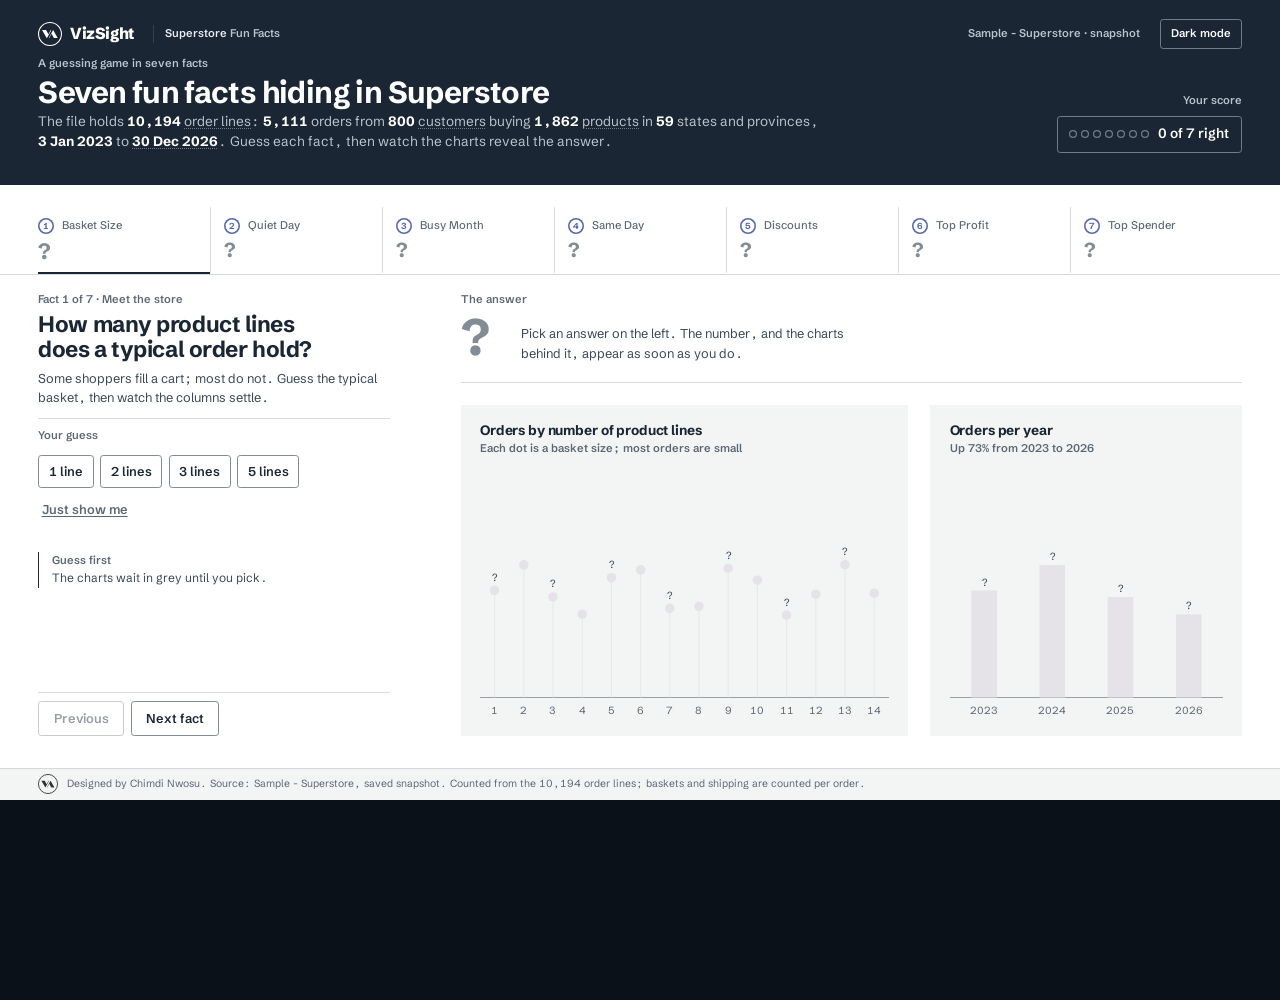
<file: index.html>
<!doctype html>
<html lang="en">
  <head>
    <meta charset="utf-8" />
    <meta name="viewport" content="width=device-width, initial-scale=1" />
    <title>Superstore Fun Facts</title>
    <link rel="stylesheet" href="src/styles.css" />
    <link rel="stylesheet" href="src/landscape.css" />
    <style>
      /* Built for a 1600 x 1000 Tableau web page object. In any other window the canvas shrinks to fit. */
      html, body { margin: 0; background: #0b1118; }
      #app { width: 1600px; height: 1000px; min-height: 0; }
    </style>
  </head>
  <body>
    <div id="app"></div>
    <script>
      (function () {
        function fit() { var s = Math.min(1, window.innerWidth / 1600, window.innerHeight / 1000); document.body.style.zoom = s; }
        window.addEventListener('resize', fit); fit();
      })();
    </script>
    <!-- Static version for Tableau Public: data.js holds a snapshot of Sample - Superstore,
         and static-data.js answers the app's queries from it in place of the Tableau Extensions API.
         The portrait version (1200 x 2000) lives in portrait/. -->
    <script src="src/data.js"></script>
    <script src="src/static-data.js"></script>
    <script src="src/app.js"></script>
  </body>
</html>
</file>
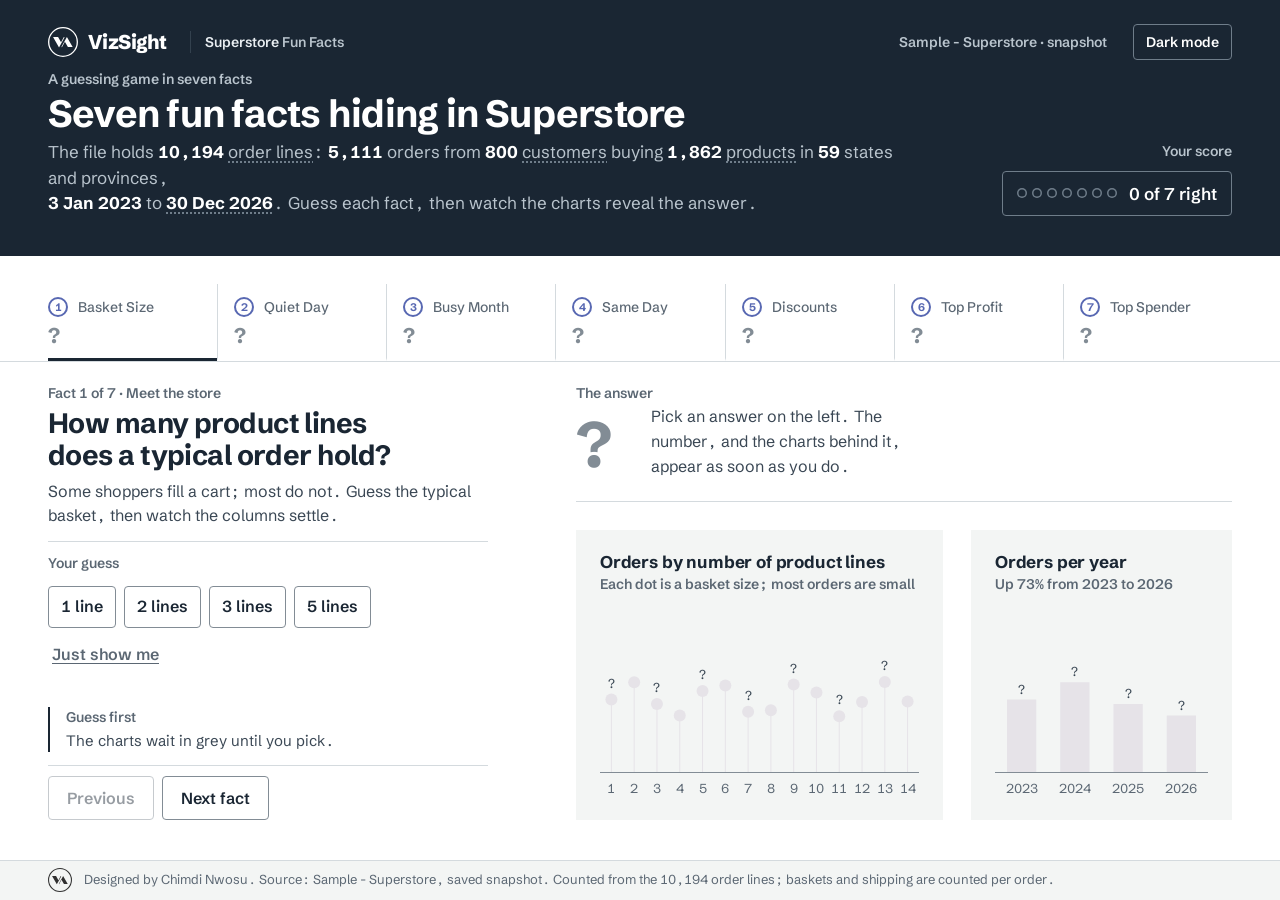
<file: portrait/index.html>
<!doctype html>
<html lang="en">
  <head>
    <meta charset="utf-8" />
    <meta name="viewport" content="width=device-width, initial-scale=1" />
    <title>Superstore Fun Facts (landscape draft)</title>
    <link rel="stylesheet" href="src/styles.css" />
    <link rel="stylesheet" href="src/landscape.css" />
  </head>
  <body>
    <div id="app"></div>
    <!-- Static version for Tableau Public: data.js holds a snapshot of Sample - Superstore,
         and static-data.js answers the app's queries from it in place of the Tableau Extensions API. -->
    <script src="src/data.js"></script>
    <script src="src/static-data.js"></script>
    <script src="src/app.js"></script>
  </body>
</html>
</file>
<file: src/styles.css>
/* Superstore Fun Facts, VizSight Analytics data app design system v0.1 (tokens.css + DESIGN-SYSTEM.md). */
@font-face {
  font-family: "Schibsted Grotesk Variable";
  src: url("schibsted-grotesk-latin-wght-normal.woff2") format("woff2");
  font-weight: 400 900;
  font-style: normal;
  font-display: swap;
}

:root {
  /* chrome */
  --paper: #f3f5f4;
  --surface: #ffffff;
  --ink: #1a2633;
  --ink-2: #3a4754;
  --muted: #5b6773;
  /* ink ladder: every text element takes one of these four roles. Light maps onto ink / ink-2 / muted; dark spreads them out. */
  --ink-heading: var(--ink);   /* headings, chart-card titles, KPI and finding numbers */
  --ink-title: var(--ink);     /* tile labels, values beside a label, buttons and choices */
  --ink-body: var(--ink-2);    /* sentences */
  --ink-label: var(--muted);   /* labels and meta */
  --line: #d4dade;
  --line-strong: #828c95;
  --on-ink: #e9eef2;
  --on-ink-muted: #b9c4cd;
  --on-ink-rule: #33414e;
  --on-ink-line: #6f7d8a;

  /* data: Fieldnotes chart palette, Test 0.1. Positive stays the original green (confirmed), negative is the proposed #C45D51. */
  --data: #5868B2;          /* focus / highlighted mark: chart.state.focus */
  --data-soft: #BAC2E5;     /* comparison tint: indigo.03 */
  --data-neutral: #D9DBE2;  /* de-emphasized context: chart.state.deemphasized */
  --plan: #7B7D86;          /* chart.neutral: exactly on reference */
  --gridline: #E6E3E8;      /* chart.gridline */
  --placeholder: #E6E3E8;   /* pre-guess grey marks */
  --teal: #117a74;          /* positive / favorable: current green, kept */
  --negative: #DB6A93;      /* negative: soft pink, a lighter cousin of the redline magenta so annotations stay distinct (3.2:1: marks and numbers 24px+ only) */
  --redline: #3a4754;       /* variant: graphite annotation (system ink-2); burnt sienna #a8541f, orange #d9560b and magenta #c8235a were tried */

  /* kit categorical (assign by stable category ID: Alpha..Foxtrot = 01..06; first four are the core set) */
  --cat-01: #5868B2; --cat-02: #DE8555; --cat-03: #4698B8; --cat-04: #9B6BA8; --cat-05: #C96383; --cat-06: #687386;
  --mark-outline: #59606F;  /* needed around Apricot (2.77:1 on white) when its boundary matters */
  /* kit sequential, low to high */
  --seq-indigo-1: #F0F1FA; --seq-indigo-2: #D9DDF2; --seq-indigo-3: #BAC2E5; --seq-indigo-4: #8C99CF; --seq-indigo-5: #5868B2; --seq-indigo-6: #35437F;
  --seq-orchid-1: #F6EFF8; --seq-orchid-2: #E8D5ED; --seq-orchid-3: #D2B3DC; --seq-orchid-4: #B98BC6; --seq-orchid-5: #9B6BA8; --seq-orchid-6: #694773;
  /* kit signals */
  --signal-caution: #A66E12; --signal-critical: #A42F49;

  /* shape */
  --radius: 4px;
  --radius-sm: 3px;
  --radius-tag: 2px;
  --radius-board: 6px;
  --shadow-board: 0 30px 60px -40px rgba(26, 38, 51, .45);
  --wrap: 1200px;
  --gutter: clamp(1rem, 4vw, 2.5rem);
  --band: clamp(2.5rem, 5.5vw, 4.5rem);

  /* type */
  --font-sans: "Schibsted Grotesk Variable", ui-sans-serif, system-ui, sans-serif;
  --text-hero: clamp(2.5rem, 1.6rem + 3.8vw, 4.5rem);
  --text-heading: clamp(1.75rem, 1.4rem + 1.4vw, 2.25rem);
  --text-big-number: clamp(3rem, 2rem + 4vw, 5rem);
  --text-kpi: clamp(1.5rem, 1.1rem + 1.6vw, 2.6rem);

  /* chart roles read by app.js */
  --chart-accent: #5868B2;
  --chart-context: #D9DBE2;
  --chart-positive: #117a74;
  --chart-negative: #DB6A93;
  --chart-placeholder: #E6E3E8;
  --app-ink: #1a2633;
  --app-ink-muted: #5b6773;
}

* { box-sizing: border-box; }

/* ---------- Dark theme: token overrides. Toggled by data-theme="dark" on <html>; app.js re-reads the chart tokens on switch. ---------- */
html[data-theme="dark"] {
  --paper: #1f2b38;
  --surface: #151e29;
  --ink: #e3e8ec; /* softened from #eef2f5 so big headings do not glare on the dark surface */
  --ink-2: #c9d2da;
  --muted: #9aa7b3;
  --ink-heading: #e3e8ec;      /* only headings and big numbers reach the brightest step: 13.6:1 on surface */
  --ink-title: #c9d2da;        /* owner's stronger split, 26 Nov 2026: 9.4:1 on paper */
  --ink-body: #b2bdc7;         /* 7.5:1 on paper */
  --ink-label: #8c99a6;        /* 4.9:1 on paper */
  --line: #2f3d4b;
  --line-strong: #6f7d8a;
  --data: #8C99CF;
  --data-soft: #BAC2E5;
  --data-neutral: #3a4756;
  --plan: #9aa3ad;
  --gridline: #2f3d4b;
  --placeholder: #46566a;
  --teal: #3fb8ae;
  --negative: #F08DB2;      /* dark-mode soft pink (7.3:1 on surface) */
  --mark-outline: #9aa7b3;
  color-scheme: dark;
}
html[data-theme="dark"] .hero { background: #0f1720; }
html[data-theme="dark"] .site-footer { background: #0f1720; color: var(--ink-2); }
html[data-theme="dark"] .site-footer b { color: var(--ink-title); }
html[data-theme="dark"] .brand-mark, html[data-theme="dark"] .site-footer img { filter: none; }
html[data-theme="dark"] .tile:hover { background: rgba(255, 255, 255, .06); }
html[data-theme="dark"] .tile-n { color: #0f1720; }
html[data-theme="dark"] .choice.right, html[data-theme="dark"] .seg button[aria-pressed="true"], html[data-theme="dark"] .btn.primary { color: #0f1720; }
html[data-theme="dark"] .choice.right, html[data-theme="dark"] .seg button[aria-pressed="true"], html[data-theme="dark"] .btn.primary { background: #c5ced6; border-color: #c5ced6; } /* filled controls a step greyer than text: a large white block glares more than letters do */
html[data-theme="dark"] .btn.primary:hover:not([disabled]) { color: #0f1720; }
html[data-theme="dark"] .tip { background: #eef2f5; color: #1a2633; }
html[data-theme="dark"] .tip .tt, html[data-theme="dark"] .tip .tr span:last-child { color: #1a2633; }
html[data-theme="dark"] .tip .tr { color: #3a4754; }

/* Theme toggle sits at the right end of the hero brand bar */
.theme-toggle { margin-left: 16px; flex: none; display: inline-flex; align-items: center; gap: 8px; background: transparent; cursor: pointer;
  border: 1px solid var(--on-ink-line); border-radius: var(--radius); padding: 6px 12px; min-height: 32px; font-size: 14px; font-weight: 600; color: var(--hero-fg);
  transition: border-color 180ms ease-out; }
.theme-toggle:hover { border-color: var(--data); }
html[data-theme="dark"] .theme-toggle { color: #eef2f5; }
html, body {
  margin: 0;
  background: var(--paper);
  color: var(--ink-body);
  font-family: var(--font-sans);
  font-size: 17px;
  line-height: 1.6;
  font-variant-numeric: tabular-nums;
  -webkit-font-smoothing: antialiased;
}
#app { min-height: 100vh; display: flex; flex-direction: column; }
button { font: inherit; color: inherit; }
button:focus-visible { outline: 2px solid var(--data); outline-offset: 3px; }
b, strong { font-weight: 700; color: var(--ink-title); }
h1, h2 { text-wrap: balance; font-weight: 700; letter-spacing: -.02em; line-height: 1.12; margin: 0; }
p { text-wrap: pretty; }

.wrap { max-width: var(--wrap); margin: 0 auto; padding-left: var(--gutter); padding-right: var(--gutter); }

/* ---------- Eyebrow, labels ---------- */
.eyebrow { font-size: 14px; font-weight: 600; color: var(--ink-label); display: block; }
.eyebrow > span { display: none; }
.label { font-size: 14px; font-weight: 600; color: var(--ink-label); white-space: nowrap; }

/* ---------- Hero band (the one ink band) ---------- */
/* Hero: the one ink band, white text. --hero-fg is the strong text colour. On the lighter grey band the hero redefines the on-ink tokens locally (footer and tooltip keep the dark-band values). */
.hero { --hero-fg: #fff; background: var(--ink); color: var(--hero-fg); }
html[data-theme="dark"] .hero { --hero-fg: var(--ink); --on-ink: var(--ink); --on-ink-muted: var(--ink-2); --on-ink-rule: var(--line); --on-ink-line: var(--line-strong); }
.hero b { color: var(--hero-fg); }
.hero .eyebrow, .hero .label { color: var(--on-ink-muted); }
.brand { display: flex; align-items: center; gap: 10px; padding-top: 24px; padding-bottom: 8px; }
.brand-mark { width: 30px; height: 30px; display: block; }
.brand-name { font-size: 20px; font-weight: 800; letter-spacing: -.03em; color: var(--hero-fg); }
.brand-rule { display: none; }
.brand-app { font-size: 14px; font-weight: 600; color: var(--on-ink-muted); margin-left: 14px; padding-left: 14px; border-left: 1px solid var(--on-ink-rule); white-space: nowrap; }
.brand-app b { color: var(--on-ink); font-weight: 600; }
.brand-space { flex: 1; }
.brand-source { font-size: 14px; font-weight: 600; color: var(--on-ink-muted); white-space: nowrap; }

.top { padding-top: clamp(1.5rem, 3vw, 2.5rem); padding-bottom: clamp(1.5rem, 3vw, 2.5rem); }
.top-row { display: flex; align-items: flex-end; justify-content: space-between; gap: 48px; }
.top-row > div:first-child { flex: 1 1 auto; min-width: 0; }
.top h1 { font-size: clamp(2.25rem, 1.2rem + 3.2vw, 3.5rem); max-width: none; text-wrap: balance; color: var(--hero-fg); margin: 12px 0 16px; }
.intro { margin: 0; font-size: 20px; line-height: 1.5; color: var(--on-ink-muted); max-width: 40rem; }
.score { display: grid; gap: 8px; justify-items: end; flex: none; }
.score-row { display: flex; align-items: center; gap: 12px; border: 1px solid var(--on-ink-line); border-radius: var(--radius);
  padding: 8px 14px; font-weight: 600; color: var(--hero-fg); white-space: nowrap; }
.score-dots { display: inline-flex; gap: 5px; }
.score-dots i { width: 10px; height: 10px; border-radius: 50%; background: transparent; box-shadow: inset 0 0 0 1.5px var(--on-ink-line);
  transition: background-color 180ms ease-out; }
.score-dots i.got, .score-dots i.miss { background: #fff; box-shadow: none; }
.score-row.pop { animation: pop 420ms ease-out; }
@keyframes pop { 40% { transform: scale(1.06); } }

/* Fact tiles: KPI row on the white surface, below the hero, dividers between */
.tiles-band { background: var(--surface); padding-top: clamp(1rem, 2vw, 1.5rem); border-bottom: 1px solid var(--line); }
.tiles { display: grid; grid-template-columns: repeat(7, minmax(0, 1fr)); }
.tile { display: flex; flex-direction: column; gap: 6px; text-align: left; background: transparent; border: 0;
  border-left: 1px solid var(--line); border-bottom: 3px solid transparent; padding: 18px 16px 14px; cursor: pointer;
  transition: background-color 180ms ease-out, border-color 180ms ease-out; }
.tile:first-child { border-left: 0; padding-left: 0; }
.tile:hover { background: rgba(26, 38, 51, .05); }
.tile[aria-current="step"] { border-bottom-color: var(--ink); }
.tile-head { display: flex; align-items: center; gap: 8px; }
/* Redline marker (numbered list that is not a table): solid disc, white number, 16% halo. Scaled down from 26px to 20px. */
.tile-n { display: inline-grid; place-items: center; width: 20px; height: 20px; border-radius: 50%; flex: none;
  background: var(--data); color: #fff; font-size: 11px; font-weight: 700; line-height: 1; box-shadow: 0 0 0 3px #5868b229; margin-right: 2px;
  animation: markerPop 350ms cubic-bezier(.2, .8, .3, 1.3) both; }
/* Entrance: pop in once (scale .3 to 1, opacity 0 to 1, 350ms), 220ms apart in reading order */
.tile:nth-child(1) .tile-n { animation-delay: 0ms; }
.tile:nth-child(2) .tile-n { animation-delay: 220ms; }
.tile:nth-child(3) .tile-n { animation-delay: 440ms; }
.tile:nth-child(4) .tile-n { animation-delay: 660ms; }
.tile:nth-child(5) .tile-n { animation-delay: 880ms; }
.tile:nth-child(6) .tile-n { animation-delay: 1100ms; }
.tile:nth-child(7) .tile-n { animation-delay: 1320ms; }
@keyframes markerPop { from { transform: scale(.3); opacity: 0; } to { transform: scale(1); opacity: 1; } }
.tiles.settled .tile-n { animation: none; }
/* answered / not yet: an open ring with the number for facts not yet guessed, a solid disc with a tick once answered */
.tile:not(.done) .tile-n { background: transparent; color: var(--data); box-shadow: inset 0 0 0 2px var(--data); }
.tile:not(.done) .tile-name { color: var(--ink-label); font-weight: 500; }
.tile.done .tile-name { color: var(--ink-title); font-weight: 700; }
.tile.done .tile-n { box-shadow: 0 0 0 3px #5868b240; }
.tile.done[data-tone="pos"] .tile-n { background: var(--teal); box-shadow: 0 0 0 3px #117a7433; }
.tile.done[data-tone="neg"] .tile-n { background: var(--negative); box-shadow: 0 0 0 3px #db6a9333; }
html[data-theme="dark"] .tile:not(.done) .tile-n { color: #8f9ce0; box-shadow: inset 0 0 0 2px #8f9ce0; }
.kbd-hint { margin-left: auto; font-size: 13px; color: var(--ink-label); align-self: center; }
.score .skip { font-size: 14px; padding: 4px 4px; color: var(--on-ink-muted); }
.score .skip:hover { color: #fff; }
.tile-name { font-size: 14px; font-weight: 600; color: var(--ink-label); white-space: nowrap; overflow: hidden; text-overflow: ellipsis; }
/* KPI value never wraps and never leaves its cell: size it from the tile's own width (container query), not the viewport.
   The longest answers ("Wednesday", "−$1,981", "September") are about 9 characters, so 15cqw keeps them inside the padded cell. */
.tile { container-type: inline-size; }
.tile-big { font-size: clamp(1.25rem, 15cqw, 2.6rem); font-weight: 700; line-height: 1.1; color: var(--ink-heading); white-space: nowrap; max-width: 100%;
  transform-origin: 50% 60%; }
.tile-big.hidden { color: var(--line-strong); }
.tile-big.flip { animation: flip 600ms cubic-bezier(.2, .7, .2, 1); }
@keyframes flip { from { transform: rotateX(90deg); opacity: 0; } to { transform: none; opacity: 1; } }
/* Signed numbers on light bands: teal / negative with an arrow cue */
.pos { color: var(--teal); }
.neg { color: var(--negative); }
/* Soft pink is under 4.5:1, so negative numbers in running text stay ink and only the arrow wears the pink.
   Headlines (24px and up) can wear it, as can the tile values and the big finding number. */
b.neg { color: var(--ink-title); }
b.neg .arr { color: var(--negative); }
.card h2 b.neg { color: var(--negative); }

/* ---------- Bands ---------- */
.body { background: var(--surface); padding-top: var(--band); padding-bottom: var(--band); }
.card { animation: none; }
.card.enter-next { animation: enterNext 450ms cubic-bezier(.2, .7, .2, 1); }
.card.enter-prev { animation: enterPrev 450ms cubic-bezier(.2, .7, .2, 1); }
@keyframes enterNext { from { opacity: .35; transform: translateY(16px); } to { opacity: 1; transform: none; } }
@keyframes enterPrev { from { opacity: .35; transform: translateY(16px); } to { opacity: 1; transform: none; } }

/* Finding band: text 5fr, finding number + chart 7fr */
.head { display: grid; grid-template-columns: minmax(0, 5fr) minmax(0, 7fr); gap: clamp(2rem, 4.5vw, 4.5rem); align-items: center; }
.card h2 { font-size: var(--text-heading); max-width: 24ch; margin: 10px 0 14px; color: var(--ink-heading); }
.card h2 b { color: var(--ink-heading); }
.swap { animation: swap 450ms cubic-bezier(.2, .7, .2, 1); }
@keyframes swap { from { opacity: .35; transform: translateY(8px); } to { opacity: 1; transform: none; } }
.lede { margin: 0; font-size: 17px; line-height: 1.6; color: var(--ink-body); max-width: 36rem; }

.finding { border-left: 2px solid var(--ink); padding-left: 20px; min-height: 0; }
.finding .v { font-size: var(--text-big-number); font-weight: 700; line-height: 1.05; letter-spacing: -.02em; margin: 4px 0 6px;
  white-space: nowrap; color: var(--data); }
.finding .v.hidden { color: var(--line-strong); }
.finding .v.pos { color: var(--teal); }
.finding .v.neg { color: var(--negative); }
.finding .c { font-size: 17px; color: var(--ink-body); margin: 0; max-width: 36rem; }
.finding .why { margin: 14px 0 0; padding-top: 12px; border-top: 1px solid var(--line); font-size: 15px; color: var(--ink-body); }
.finding .why .label { display: block; margin-bottom: 2px; font-size: 14px; }

/* Quiz row: ghost choice buttons, selected in ink */
.quiz { display: grid; grid-template-columns: minmax(0, 1fr); gap: 12px; margin-top: 32px; padding-top: 24px; border-top: 1px solid var(--line); }
.qrow { display: flex; flex-wrap: wrap; align-items: center; gap: 8px; }
.qrow .label { margin-right: 8px; }
.choice { background: transparent; color: var(--ink-title); border: 1.5px solid var(--line-strong); border-radius: var(--radius);
  padding: 8px 16px; min-height: 40px; font-size: 16px; font-weight: 600; cursor: pointer; white-space: nowrap;
  transition: border-color 180ms ease-out, background-color 180ms ease-out, color 180ms ease-out, opacity 180ms ease-out; }
.choice:hover:not([disabled]) { border-color: var(--data); color: var(--data); }
.choice[disabled] { cursor: default; }
.choice.right { background: var(--ink); border-color: var(--ink); color: #fff; }
.choice.right .tick { margin-left: 6px; font-weight: 700; }
.choice.wrong { border-color: var(--negative); color: var(--ink-body); text-decoration: line-through; text-decoration-color: var(--negative); }
.choice.faded { color: var(--ink-label); border-color: var(--line); } /* recessive but still readable (muted text passes 4.5:1); was 50% opacity, 1.9:1 */
.skip { border: 0; background: none; padding: 8px 4px; font-size: 16px; font-weight: 600; color: var(--ink-label); cursor: pointer;
  text-decoration: underline; text-underline-offset: 3px; white-space: nowrap; }
.skip:hover { color: var(--data); }
.verdict { margin: 0; font-size: 15px; color: var(--ink-body); display: flex; align-items: center; gap: 10px; }
.verdict.in { animation: swap 400ms cubic-bezier(.2, .7, .2, 1); }
/* Finding tag: outlined, 1px in its own colour, 2px radius */
.badge { display: inline-flex; align-items: center; border-radius: var(--radius-tag); padding: 1px 8px; font-size: 12px; font-weight: 600;
  white-space: nowrap; flex: none; background: transparent; }
.badge.right { border: 1px solid var(--teal); color: var(--teal); }
.badge.miss { border: 1px solid var(--negative); color: var(--ink-body); }

/* Controls row */
.controls { display: grid; grid-template-columns: minmax(0, 1fr); gap: 16px; margin-top: 24px; }
.ctl { display: flex; align-items: center; gap: 20px; flex-wrap: wrap; min-height: 40px; }
.seg { display: inline-flex; flex-wrap: wrap; gap: 8px; }
.seg button { background: transparent; border: 1.5px solid var(--line-strong); border-radius: var(--radius); padding: 6px 14px; min-height: 36px;
  font-size: 15px; font-weight: 600; color: var(--ink-title); cursor: pointer; white-space: nowrap;
  transition: color 180ms ease-out, border-color 180ms ease-out, background-color 180ms ease-out; }
.seg button:hover { border-color: var(--data); color: var(--data); }
.seg button[aria-pressed="true"] { background: var(--ink); border-color: var(--ink); color: #fff; }
.ctl-note { font-size: 15px; color: var(--ink-body); }
.hint { margin: 0; font-size: 15px; color: var(--ink-body); border-left: 2px solid var(--ink); padding-left: 16px; max-width: 44rem; }
.hint .label { display: block; margin-bottom: 0; font-size: 14px; }

/* Chart cards: paper on a surface band, 1px line, 6px radius, no shadow */
.charts { display: flex; gap: 28px; margin-top: 32px; align-items: flex-start; }
.chart { flex: none; min-width: 0; background: var(--paper); border: 1px solid var(--line); border-radius: var(--radius-board); padding: 20px 24px 16px; }
.chart .ctitle { font-size: 17px; font-weight: 700; letter-spacing: -.01em; color: var(--ink-heading); margin: 0; white-space: nowrap; line-height: 1.3; }
.chart .csub { font-size: 14px; font-weight: 600; color: var(--ink-label); margin: 2px 0 10px; white-space: nowrap; line-height: 1.3; }
.chart svg { display: block; overflow: visible; font-family: var(--font-sans); }
.chart svg text { font-size: 13px; font-weight: 400; fill: var(--ink-label); font-variant-numeric: tabular-nums; }
.chart svg text.name { fill: var(--ink-label); }
.chart svg text.vlab { fill: var(--ink-body); paint-order: stroke; stroke: var(--paper); stroke-width: 4px; stroke-linejoin: round; }
.chart svg .gridline { stroke: var(--gridline); stroke-width: 1; shape-rendering: crispEdges; }
.chart svg .zeroline { stroke: var(--line-strong); stroke-width: 1; shape-rendering: crispEdges; }
.chart svg .hit { fill: transparent; }
.chart svg .mark { transition: opacity 150ms ease-out; }
.chart svg g:hover > .mark { opacity: .8; }
.chart svg .fade-in { animation: fadeIn 400ms ease-out; }
@keyframes fadeIn { from { opacity: 0; } to { opacity: 1; } }
.legend { display: flex; gap: 16px; font-size: 13px; color: var(--ink-label); margin: 0 0 6px; white-space: nowrap; }
.legend span { display: inline-flex; align-items: center; gap: 6px; }
.legend i { width: 10px; height: 10px; border-radius: 2px; display: inline-block; }

/* Navigation row */
.footer { display: flex; justify-content: space-between; align-items: center; gap: 12px; border-top: 1px solid var(--line);
  margin-top: 32px; padding-top: 20px; font-size: 14px; color: var(--ink-label); }
.navbtns { display: flex; gap: 8px; }
.btn { font: 600 16px/1 var(--font-sans); border-radius: var(--radius); padding: 12px 18px; min-height: 44px; cursor: pointer;
  border: 1.5px solid var(--line-strong); background: transparent; color: var(--ink-title); white-space: nowrap;
  transition: background-color 180ms ease-out, border-color 180ms ease-out, color 180ms ease-out; }
.btn:hover:not([disabled]) { border-color: var(--data); color: var(--data); }
.btn.primary { background: var(--ink); border-color: var(--ink); color: #fff; }
.btn.primary:hover:not([disabled]) { background: var(--data); border-color: var(--data); color: #fff; }
.btn[disabled] { opacity: .45; cursor: not-allowed; }

/* Source and method footer (ink band, white mark) */
/* Footer matches the hero: ink band, white mark, white text */
.site-footer { background: var(--ink); color: var(--on-ink-muted); margin-top: auto; }
.site-footer .wrap { display: flex; align-items: center; gap: 14px; padding-top: 22px; padding-bottom: 22px; font-size: 14px; line-height: 1.5; }
.site-footer img { width: 28px; height: 28px; flex: none; }
.site-footer b { color: #fff; }

/* Tooltip: ink fill, white text, 4px radius, max 260px */
.tip { position: fixed; z-index: 20; pointer-events: none; background: var(--ink); border-radius: var(--radius); padding: 10px 12px;
  font-size: 13px; line-height: 1.45; color: #fff; min-width: 160px; max-width: 260px; opacity: 0; transition: opacity 150ms ease-out; }
.tip.on { opacity: 1; }
.tip .tt { color: #fff; font-size: 13px; font-weight: 700; margin-bottom: 4px; }
.tip .tr { display: flex; justify-content: space-between; gap: 16px; color: var(--on-ink-muted); }
.tip .tr span:last-child { color: #fff; font-variant-numeric: tabular-nums; }

/* Loading and errors: ink text on surface, 2px line-strong left rule (never data colours) */
.loading { padding: 80px 32px; text-align: center; color: var(--ink-body); font-size: 17px; }
.loading .bars { display: inline-flex; gap: 6px; align-items: flex-end; height: 40px; margin-bottom: 14px; }
.loading .bars i { width: 10px; background: var(--data-neutral); animation: grow 900ms ease-out infinite alternate; }
.loading .bars i:nth-child(2) { animation-delay: .15s; } .loading .bars i:nth-child(3) { animation-delay: .3s; } .loading .bars i:nth-child(4) { animation-delay: .45s; }
@keyframes grow { from { height: 10px; } to { height: 40px; } }
.error { margin: 24px var(--gutter); padding: 12px 16px; background: var(--surface); border-left: 2px solid var(--line-strong); color: var(--ink-title); font-size: 15px; }
.error b { display: block; margin-bottom: 2px; }

@media (max-width: 1100px) { .tiles { grid-template-columns: repeat(4, minmax(0, 1fr)); } .tile:nth-child(4n+1) { border-left: 0; padding-left: 0; } }
@media (max-width: 860px) {
  .head { grid-template-columns: minmax(0, 1fr); gap: 24px; }
  .charts { flex-direction: column; }
  .top-row { flex-direction: column; align-items: flex-start; gap: 20px; }
  .score { justify-items: start; }
}
@media (max-width: 520px) { .tiles { grid-template-columns: repeat(2, minmax(0, 1fr)); } .tile:nth-child(odd) { border-left: 0; padding-left: 0; } }
html.still *, html.still *::before, html.still *::after { animation: none !important; transition: none !important; }
/* Scatter dots: a hairline in the card colour keeps overlapping customers apart; hover lifts one. */
.chart svg .sdot { stroke: var(--paper); stroke-width: 1px; transition: r 180ms ease-out, fill-opacity 180ms ease-out; }
.chart svg.has-lift .sdot { fill-opacity: .35; }
.chart svg.has-lift .sdot.is-lifted { r: 7px; fill-opacity: 1; stroke: var(--ink); stroke-width: 1.5px; }
@media (prefers-reduced-motion: reduce) {
  *, *::before, *::after { animation: none !important; transition: none !important; }
}

/* Terms with a definition or note: dotted underline; the note opens in the chart tooltip on hover or focus. */
.term { text-decoration: underline dotted; text-decoration-color: var(--line-strong); text-decoration-thickness: 1.5px; text-underline-offset: 3px; cursor: help; }
.term:focus-visible { outline: 2px solid var(--data); outline-offset: 2px; border-radius: 2px; }
.hero .term { text-decoration-color: var(--on-ink-line); }
.tip .tn { font-weight: 400; }
</file>
<file: src/landscape.css>
/* Landscape layout: a fixed 1600 x 1000 canvas with no scrolling, spaced like the portrait version.
   Loaded after styles.css. It only changes layout and sizes; colours, type and components come from styles.css. */

#app { height: 100vh; min-height: 0; overflow: hidden; }
.wrap { max-width: none; padding-left: 48px; padding-right: 48px; }

/* Hero: brand bar, then headline and intro beside the score (portrait spacing) */
.brand { padding-top: 24px; padding-bottom: 2px; }
.top { padding-top: 6px; padding-bottom: 40px; }
.top-row { flex-direction: row; align-items: flex-end; gap: 48px; }
.top h1 { font-size: 38px; margin: 2px 0 4px; text-wrap: nowrap; }
.intro { font-size: 17px; max-width: 62rem; }
.score { justify-items: end; }

/* Fact tiles: always one row of seven (the canvas never narrows) */
.tiles-band { padding-top: 28px; } /* with the tile's own 12px, the white section opens 40px above the tile text */
.tiles { grid-template-columns: repeat(7, minmax(0, 1fr)); }
.tile:nth-child(n) { border-left: 1px solid var(--line); padding: 12px 16px 10px; }
.tile:first-child { border-left: 0; padding-left: 0; }
.tile-big { font-size: clamp(1.25rem, 14cqw, 2.1rem); }

/* Stage: text column beside a visual column, filling the space between the tiles and the footer */
.body { flex: 1 1 auto; min-height: 0; padding-top: 20px; padding-bottom: 40px; display: flex; }
.body > .wrap { flex: 1 1 auto; min-height: 0; width: 100%; }
.card { height: 100%; display: grid; grid-template-columns: 440px minmax(0, 1fr); column-gap: 88px; }
.col-text { display: flex; flex-direction: column; min-height: 0; }
.col-visual { display: flex; flex-direction: column; min-height: 0; min-width: 0; }

.col-text .head { display: block; }
.card h2 { font-size: 28px; max-width: none; margin: 4px 0 8px; }
.lede { font-size: 16px; line-height: 1.5; }

.quiz { margin-top: 14px; padding-top: 10px; gap: 10px; }
.qrow { gap: 8px; }
.qrow .label { flex-basis: 100%; margin: 0 0 4px; }
.choice { padding: 7px 12px; min-height: 40px; font-size: 16px; }
.skip { font-size: 16px; padding: 6px 4px; }
.kbd-hint { display: none; }

.controls { margin-top: 12px; gap: 12px; }
.ctl { gap: 14px; min-height: 0; }
.seg { gap: 8px; }
.seg button { padding: 6px 12px; min-height: 36px; font-size: 15px; }
/* Four options that cannot fit one row sit two by two, so no option is left alone on a line. */
.seg:has(> button:nth-child(4):last-child) { display: inline-grid; grid-template-columns: repeat(2, auto); justify-content: start; }
.hint { font-size: 15px; line-height: 1.55; }

.footer { margin-top: auto; padding-top: 10px; }

/* Finding: a strip across the top of the visual column (number, what it means, why it matters) */
.finding { display: grid; grid-template-columns: auto minmax(0, 1fr) minmax(0, 1fr); column-gap: 40px; align-items: end;
  border-left: 0; border-bottom: 1px solid var(--line); padding: 0 0 22px; }
.finding > .label { grid-column: 1 / -1; }
.finding .v { font-size: 64px; margin: 2px 0 0; grid-column: 1; }
.finding .c { font-size: 16px; line-height: 1.55; grid-column: 2; align-self: end; }
.finding .why { grid-column: 3; margin: 0; padding: 0 0 0 24px; border-top: 0; border-left: 1px solid var(--line); font-size: 15px; line-height: 1.55; align-self: end; }

/* Charts: fill the rest of the visual column */
.charts { flex: 1 1 auto; flex-direction: row; min-height: 0; margin-top: 28px; gap: 28px; align-items: stretch; }
.chart { padding: 21px 24px 24px; position: relative; } /* even padding to the ink on all four sides (the title line adds 3px above its letters); the plot fills the rest. Relative, so the plot is placed from the card itself */

/* Footer: one line */
.site-footer .wrap { padding-top: 8px; padding-bottom: 8px; font-size: 13px; gap: 12px; }
.site-footer img { width: 24px; height: 24px; }

/* Footer, option 1: a light grey band instead of a second navy one, so the hero carries the brand weight
   and the footer quietly closes the page. Grey text, hairline above, the logo in ink. */
.site-footer { background: var(--paper); color: var(--ink-label); border-top: 1px solid var(--line); }
.site-footer .wrap { padding-top: 7px; } /* 1px less, so the hairline keeps the canvas at 1000px */
.site-footer b { color: var(--ink-title); }
.site-footer img { filter: brightness(0); opacity: .8; }
html[data-theme="dark"] .site-footer { background: var(--paper); color: var(--ink-label); border-top-color: var(--line); }
html[data-theme="dark"] .site-footer img { filter: none; opacity: .85; }

/* Previous / Next sit on the text column's left edge, like everything else in the column. */
.col-text .footer { justify-content: flex-start; }
.col-text .footer > span:empty { display: none; }

/* Chart cards: square grey panes with no border; the pale grey alone marks each card on the white page (owner choice, 25 Nov 2026). */
.chart { border: 0; border-radius: 0; }
</file>
<file: portrait/src/styles.css>
/* Superstore Fun Facts, VizSight Analytics data app design system v0.1 (tokens.css + DESIGN-SYSTEM.md). */
@font-face {
  font-family: "Schibsted Grotesk Variable";
  src: url("schibsted-grotesk-latin-wght-normal.woff2") format("woff2");
  font-weight: 400 900;
  font-style: normal;
  font-display: swap;
}

:root {
  /* chrome */
  --paper: #f3f5f4;
  --surface: #ffffff;
  --ink: #1a2633;
  --ink-2: #3a4754;
  --muted: #5b6773;
  --line: #d4dade;
  --line-strong: #828c95;
  --on-ink: #e9eef2;
  --on-ink-muted: #b9c4cd;
  --on-ink-rule: #33414e;
  --on-ink-line: #6f7d8a;

  /* data: Fieldnotes chart palette, Test 0.1. Positive stays the original green (confirmed), negative is the proposed #C45D51. */
  --data: #5868B2;          /* focus / highlighted mark: chart.state.focus */
  --data-soft: #BAC2E5;     /* comparison tint: indigo.03 */
  --data-neutral: #D9DBE2;  /* de-emphasized context: chart.state.deemphasized */
  --plan: #7B7D86;          /* chart.neutral: exactly on reference */
  --gridline: #E6E3E8;      /* chart.gridline */
  --placeholder: #E6E3E8;   /* pre-guess grey marks */
  --teal: #117a74;          /* positive / favorable: current green, kept */
  --negative: #DB6A93;      /* negative: soft pink, a lighter cousin of the redline magenta so annotations stay distinct (3.2:1: marks and numbers 24px+ only) */
  --redline: #3a4754;       /* variant: graphite annotation (system ink-2); burnt sienna #a8541f, orange #d9560b and magenta #c8235a were tried */

  /* kit categorical (assign by stable category ID: Alpha..Foxtrot = 01..06; first four are the core set) */
  --cat-01: #5868B2; --cat-02: #DE8555; --cat-03: #4698B8; --cat-04: #9B6BA8; --cat-05: #C96383; --cat-06: #687386;
  --mark-outline: #59606F;  /* needed around Apricot (2.77:1 on white) when its boundary matters */
  /* kit sequential, low to high */
  --seq-indigo-1: #F0F1FA; --seq-indigo-2: #D9DDF2; --seq-indigo-3: #BAC2E5; --seq-indigo-4: #8C99CF; --seq-indigo-5: #5868B2; --seq-indigo-6: #35437F;
  --seq-orchid-1: #F6EFF8; --seq-orchid-2: #E8D5ED; --seq-orchid-3: #D2B3DC; --seq-orchid-4: #B98BC6; --seq-orchid-5: #9B6BA8; --seq-orchid-6: #694773;
  /* kit signals */
  --signal-caution: #A66E12; --signal-critical: #A42F49;

  /* shape */
  --radius: 4px;
  --radius-sm: 3px;
  --radius-tag: 2px;
  --radius-board: 6px;
  --shadow-board: 0 30px 60px -40px rgba(26, 38, 51, .45);
  --wrap: 1200px;
  --gutter: clamp(1rem, 4vw, 2.5rem);
  --band: clamp(2.5rem, 5.5vw, 4.5rem);

  /* type */
  --font-sans: "Schibsted Grotesk Variable", ui-sans-serif, system-ui, sans-serif;
  --text-hero: clamp(2.5rem, 1.6rem + 3.8vw, 4.5rem);
  --text-heading: clamp(1.75rem, 1.4rem + 1.4vw, 2.25rem);
  --text-big-number: clamp(3rem, 2rem + 4vw, 5rem);
  --text-kpi: clamp(1.5rem, 1.1rem + 1.6vw, 2.6rem);

  /* chart roles read by app.js */
  --chart-accent: #5868B2;
  --chart-context: #D9DBE2;
  --chart-positive: #117a74;
  --chart-negative: #DB6A93;
  --chart-placeholder: #E6E3E8;
  --app-ink: #1a2633;
  --app-ink-muted: #5b6773;
}

* { box-sizing: border-box; }

/* ---------- Dark theme: token overrides. Toggled by data-theme="dark" on <html>; app.js re-reads the chart tokens on switch. ---------- */
html[data-theme="dark"] {
  --paper: #1f2b38;
  --surface: #151e29;
  --ink: #e3e8ec; /* softened from #eef2f5 so big headings do not glare on the dark surface */
  --ink-2: #c9d2da;
  --muted: #9aa7b3;
  --line: #2f3d4b;
  --line-strong: #6f7d8a;
  --data: #8C99CF;
  --data-soft: #BAC2E5;
  --data-neutral: #3a4756;
  --plan: #9aa3ad;
  --gridline: #2f3d4b;
  --placeholder: #46566a;
  --teal: #3fb8ae;
  --negative: #F08DB2;      /* dark-mode soft pink (7.3:1 on surface) */
  --mark-outline: #9aa7b3;
  color-scheme: dark;
}
html[data-theme="dark"] .hero { background: #0f1720; }
html[data-theme="dark"] .site-footer { background: #0f1720; color: var(--ink-2); }
html[data-theme="dark"] .site-footer b { color: var(--ink); }
html[data-theme="dark"] .brand-mark, html[data-theme="dark"] .site-footer img { filter: none; }
html[data-theme="dark"] .tile:hover { background: rgba(255, 255, 255, .06); }
html[data-theme="dark"] .tile-n { color: #0f1720; }
html[data-theme="dark"] .choice.right, html[data-theme="dark"] .seg button[aria-pressed="true"], html[data-theme="dark"] .btn.primary { color: #0f1720; }
html[data-theme="dark"] .choice.right, html[data-theme="dark"] .seg button[aria-pressed="true"], html[data-theme="dark"] .btn.primary { background: #c5ced6; border-color: #c5ced6; } /* filled controls a step greyer than text: a large white block glares more than letters do */
html[data-theme="dark"] .btn.primary:hover:not([disabled]) { color: #0f1720; }
html[data-theme="dark"] .tip { background: #eef2f5; color: #1a2633; }
html[data-theme="dark"] .tip .tt, html[data-theme="dark"] .tip .tr span:last-child { color: #1a2633; }
html[data-theme="dark"] .tip .tr { color: #3a4754; }

/* Theme toggle sits at the right end of the hero brand bar */
.theme-toggle { margin-left: 16px; flex: none; display: inline-flex; align-items: center; gap: 8px; background: transparent; cursor: pointer;
  border: 1px solid var(--on-ink-line); border-radius: var(--radius); padding: 6px 12px; min-height: 32px; font-size: 14px; font-weight: 600; color: var(--hero-fg);
  transition: border-color 180ms ease-out; }
.theme-toggle:hover { border-color: var(--data); }
html[data-theme="dark"] .theme-toggle { color: #eef2f5; }
html, body {
  margin: 0;
  background: var(--paper);
  color: var(--ink-2);
  font-family: var(--font-sans);
  font-size: 17px;
  line-height: 1.6;
  font-variant-numeric: tabular-nums;
  -webkit-font-smoothing: antialiased;
}
#app { min-height: 100vh; display: flex; flex-direction: column; }
button { font: inherit; color: inherit; }
button:focus-visible { outline: 2px solid var(--data); outline-offset: 3px; }
b, strong { font-weight: 700; color: var(--ink); }
h1, h2 { text-wrap: balance; font-weight: 700; letter-spacing: -.02em; line-height: 1.12; margin: 0; }
p { text-wrap: pretty; }

.wrap { max-width: var(--wrap); margin: 0 auto; padding-left: var(--gutter); padding-right: var(--gutter); }

/* ---------- Eyebrow, labels ---------- */
.eyebrow { font-size: 14px; font-weight: 600; color: var(--muted); display: block; }
.eyebrow > span { display: none; }
.label { font-size: 14px; font-weight: 600; color: var(--muted); white-space: nowrap; }

/* ---------- Hero band (the one ink band) ---------- */
/* Hero: the one ink band, white text. --hero-fg is the strong text colour. On the lighter grey band the hero redefines the on-ink tokens locally (footer and tooltip keep the dark-band values). */
.hero { --hero-fg: #fff; background: var(--ink); color: var(--hero-fg); }
html[data-theme="dark"] .hero { --hero-fg: var(--ink); --on-ink: var(--ink); --on-ink-muted: var(--ink-2); --on-ink-rule: var(--line); --on-ink-line: var(--line-strong); }
.hero b { color: var(--hero-fg); }
.hero .eyebrow, .hero .label { color: var(--on-ink-muted); }
.brand { display: flex; align-items: center; gap: 10px; padding-top: 24px; padding-bottom: 8px; }
.brand-mark { width: 30px; height: 30px; display: block; }
.brand-name { font-size: 20px; font-weight: 800; letter-spacing: -.03em; color: var(--hero-fg); }
.brand-rule { display: none; }
.brand-app { font-size: 14px; font-weight: 600; color: var(--on-ink-muted); margin-left: 14px; padding-left: 14px; border-left: 1px solid var(--on-ink-rule); white-space: nowrap; }
.brand-app b { color: var(--on-ink); font-weight: 600; }
.brand-space { flex: 1; }
.brand-source { font-size: 14px; font-weight: 600; color: var(--on-ink-muted); white-space: nowrap; }

.top { padding-top: clamp(1.5rem, 3vw, 2.5rem); padding-bottom: clamp(1.5rem, 3vw, 2.5rem); }
.top-row { display: flex; align-items: flex-end; justify-content: space-between; gap: 48px; }
.top-row > div:first-child { flex: 1 1 auto; min-width: 0; }
.top h1 { font-size: clamp(2.25rem, 1.2rem + 3.2vw, 3.5rem); max-width: none; text-wrap: balance; color: var(--hero-fg); margin: 12px 0 16px; }
.intro { margin: 0; font-size: 20px; line-height: 1.5; color: var(--on-ink-muted); max-width: 40rem; }
.score { display: grid; gap: 8px; justify-items: end; flex: none; }
.score-row { display: flex; align-items: center; gap: 12px; border: 1px solid var(--on-ink-line); border-radius: var(--radius);
  padding: 8px 14px; font-weight: 600; color: var(--hero-fg); white-space: nowrap; }
.score-dots { display: inline-flex; gap: 5px; }
.score-dots i { width: 10px; height: 10px; border-radius: 50%; background: transparent; box-shadow: inset 0 0 0 1.5px var(--on-ink-line);
  transition: background-color 180ms ease-out; }
.score-dots i.got, .score-dots i.miss { background: #fff; box-shadow: none; }
.score-row.pop { animation: pop 420ms ease-out; }
@keyframes pop { 40% { transform: scale(1.06); } }

/* Fact tiles: KPI row on the white surface, below the hero, dividers between */
.tiles-band { background: var(--surface); padding-top: clamp(1rem, 2vw, 1.5rem); border-bottom: 1px solid var(--line); }
.tiles { display: grid; grid-template-columns: repeat(7, minmax(0, 1fr)); }
.tile { display: flex; flex-direction: column; gap: 6px; text-align: left; background: transparent; border: 0;
  border-left: 1px solid var(--line); border-bottom: 3px solid transparent; padding: 18px 16px 14px; cursor: pointer;
  transition: background-color 180ms ease-out, border-color 180ms ease-out; }
.tile:first-child { border-left: 0; padding-left: 0; }
.tile:hover { background: rgba(26, 38, 51, .05); }
.tile[aria-current="step"] { border-bottom-color: var(--ink); }
.tile-head { display: flex; align-items: center; gap: 8px; }
/* Redline marker (numbered list that is not a table): solid disc, white number, 16% halo. Scaled down from 26px to 20px. */
.tile-n { display: inline-grid; place-items: center; width: 20px; height: 20px; border-radius: 50%; flex: none;
  background: var(--data); color: #fff; font-size: 11px; font-weight: 700; line-height: 1; box-shadow: 0 0 0 3px #5868b229; margin-right: 2px;
  animation: markerPop 350ms cubic-bezier(.2, .8, .3, 1.3) both; }
/* Entrance: pop in once (scale .3 to 1, opacity 0 to 1, 350ms), 220ms apart in reading order */
.tile:nth-child(1) .tile-n { animation-delay: 0ms; }
.tile:nth-child(2) .tile-n { animation-delay: 220ms; }
.tile:nth-child(3) .tile-n { animation-delay: 440ms; }
.tile:nth-child(4) .tile-n { animation-delay: 660ms; }
.tile:nth-child(5) .tile-n { animation-delay: 880ms; }
.tile:nth-child(6) .tile-n { animation-delay: 1100ms; }
.tile:nth-child(7) .tile-n { animation-delay: 1320ms; }
@keyframes markerPop { from { transform: scale(.3); opacity: 0; } to { transform: scale(1); opacity: 1; } }
.tiles.settled .tile-n { animation: none; }
/* answered / not yet: an open ring with the number for facts not yet guessed, a solid disc with a tick once answered */
.tile:not(.done) .tile-n { background: transparent; color: var(--data); box-shadow: inset 0 0 0 2px var(--data); }
.tile:not(.done) .tile-name { color: var(--muted); font-weight: 500; }
.tile.done .tile-name { color: var(--ink); font-weight: 700; }
.tile.done .tile-n { box-shadow: 0 0 0 3px #5868b240; }
.tile.done[data-tone="pos"] .tile-n { background: var(--teal); box-shadow: 0 0 0 3px #117a7433; }
.tile.done[data-tone="neg"] .tile-n { background: var(--negative); box-shadow: 0 0 0 3px #db6a9333; }
html[data-theme="dark"] .tile:not(.done) .tile-n { color: #8f9ce0; box-shadow: inset 0 0 0 2px #8f9ce0; }
.kbd-hint { margin-left: auto; font-size: 13px; color: var(--muted); align-self: center; }
.score .skip { font-size: 14px; padding: 4px 4px; color: var(--on-ink-muted); }
.score .skip:hover { color: #fff; }
.tile-name { font-size: 14px; font-weight: 600; color: var(--muted); white-space: nowrap; overflow: hidden; text-overflow: ellipsis; }
/* KPI value never wraps and never leaves its cell: size it from the tile's own width (container query), not the viewport.
   The longest answers ("Wednesday", "−$1,981", "September") are about 9 characters, so 15cqw keeps them inside the padded cell. */
.tile { container-type: inline-size; }
.tile-big { font-size: clamp(1.25rem, 15cqw, 2.6rem); font-weight: 700; line-height: 1.1; color: var(--ink); white-space: nowrap; max-width: 100%;
  transform-origin: 50% 60%; }
.tile-big.hidden { color: var(--line-strong); }
.tile-big.flip { animation: flip 600ms cubic-bezier(.2, .7, .2, 1); }
@keyframes flip { from { transform: rotateX(90deg); opacity: 0; } to { transform: none; opacity: 1; } }
/* Signed numbers on light bands: teal / negative with an arrow cue */
.pos { color: var(--teal); }
.neg { color: var(--negative); }
/* Soft pink is under 4.5:1, so negative numbers in running text stay ink and only the arrow wears the pink.
   Headlines (24px and up) can wear it, as can the tile values and the big finding number. */
b.neg { color: var(--ink); }
b.neg .arr { color: var(--negative); }
.card h2 b.neg { color: var(--negative); }

/* ---------- Bands ---------- */
.body { background: var(--surface); padding-top: var(--band); padding-bottom: var(--band); }
.card { animation: none; }
.card.enter-next { animation: enterNext 450ms cubic-bezier(.2, .7, .2, 1); }
.card.enter-prev { animation: enterPrev 450ms cubic-bezier(.2, .7, .2, 1); }
@keyframes enterNext { from { opacity: .35; transform: translateY(16px); } to { opacity: 1; transform: none; } }
@keyframes enterPrev { from { opacity: .35; transform: translateY(16px); } to { opacity: 1; transform: none; } }

/* Finding band: text 5fr, finding number + chart 7fr */
.head { display: grid; grid-template-columns: minmax(0, 5fr) minmax(0, 7fr); gap: clamp(2rem, 4.5vw, 4.5rem); align-items: center; }
.card h2 { font-size: var(--text-heading); max-width: 24ch; margin: 10px 0 14px; color: var(--ink); }
.swap { animation: swap 450ms cubic-bezier(.2, .7, .2, 1); }
@keyframes swap { from { opacity: .35; transform: translateY(8px); } to { opacity: 1; transform: none; } }
.lede { margin: 0; font-size: 17px; line-height: 1.6; color: var(--ink-2); max-width: 36rem; }

.finding { border-left: 2px solid var(--ink); padding-left: 20px; min-height: 0; }
.finding .v { font-size: var(--text-big-number); font-weight: 700; line-height: 1.05; letter-spacing: -.02em; margin: 4px 0 6px;
  white-space: nowrap; color: var(--data); }
.finding .v.hidden { color: var(--line-strong); }
.finding .v.pos { color: var(--teal); }
.finding .v.neg { color: var(--negative); }
.finding .c { font-size: 17px; color: var(--ink-2); margin: 0; max-width: 36rem; }
.finding .why { margin: 14px 0 0; padding-top: 12px; border-top: 1px solid var(--line); font-size: 15px; color: var(--ink-2); }
.finding .why .label { display: block; margin-bottom: 2px; font-size: 14px; }

/* Quiz row: ghost choice buttons, selected in ink */
.quiz { display: grid; grid-template-columns: minmax(0, 1fr); gap: 12px; margin-top: 32px; padding-top: 24px; border-top: 1px solid var(--line); }
.qrow { display: flex; flex-wrap: wrap; align-items: center; gap: 8px; }
.qrow .label { margin-right: 8px; }
.choice { background: transparent; color: var(--ink); border: 1.5px solid var(--line-strong); border-radius: var(--radius);
  padding: 8px 16px; min-height: 40px; font-size: 16px; font-weight: 600; cursor: pointer; white-space: nowrap;
  transition: border-color 180ms ease-out, background-color 180ms ease-out, color 180ms ease-out, opacity 180ms ease-out; }
.choice:hover:not([disabled]) { border-color: var(--data); color: var(--data); }
.choice[disabled] { cursor: default; }
.choice.right { background: var(--ink); border-color: var(--ink); color: #fff; }
.choice.right .tick { margin-left: 6px; font-weight: 700; }
.choice.wrong { border-color: var(--negative); color: var(--ink-2); text-decoration: line-through; text-decoration-color: var(--negative); }
.choice.faded { color: var(--muted); border-color: var(--line); } /* recessive but still readable (muted text passes 4.5:1); was 50% opacity, 1.9:1 */
.skip { border: 0; background: none; padding: 8px 4px; font-size: 16px; font-weight: 600; color: var(--muted); cursor: pointer;
  text-decoration: underline; text-underline-offset: 3px; white-space: nowrap; }
.skip:hover { color: var(--data); }
.verdict { margin: 0; font-size: 15px; color: var(--ink-2); display: flex; align-items: center; gap: 10px; }
.verdict.in { animation: swap 400ms cubic-bezier(.2, .7, .2, 1); }
/* Finding tag: outlined, 1px in its own colour, 2px radius */
.badge { display: inline-flex; align-items: center; border-radius: var(--radius-tag); padding: 1px 8px; font-size: 12px; font-weight: 600;
  white-space: nowrap; flex: none; background: transparent; }
.badge.right { border: 1px solid var(--teal); color: var(--teal); }
.badge.miss { border: 1px solid var(--negative); color: var(--ink-2); }

/* Controls row */
.controls { display: grid; grid-template-columns: minmax(0, 1fr); gap: 16px; margin-top: 24px; }
.ctl { display: flex; align-items: center; gap: 20px; flex-wrap: wrap; min-height: 40px; }
.seg { display: inline-flex; flex-wrap: wrap; gap: 8px; }
.seg button { background: transparent; border: 1.5px solid var(--line-strong); border-radius: var(--radius); padding: 6px 14px; min-height: 36px;
  font-size: 15px; font-weight: 600; color: var(--ink); cursor: pointer; white-space: nowrap;
  transition: color 180ms ease-out, border-color 180ms ease-out, background-color 180ms ease-out; }
.seg button:hover { border-color: var(--data); color: var(--data); }
.seg button[aria-pressed="true"] { background: var(--ink); border-color: var(--ink); color: #fff; }
.ctl-note { font-size: 15px; color: var(--ink-2); }
.hint { margin: 0; font-size: 15px; color: var(--ink-2); border-left: 2px solid var(--ink); padding-left: 16px; max-width: 44rem; }
.hint .label { display: block; margin-bottom: 0; font-size: 14px; }

/* Chart cards: paper on a surface band, 1px line, 6px radius, no shadow */
.charts { display: flex; gap: 28px; margin-top: 32px; align-items: flex-start; }
.chart { flex: none; min-width: 0; background: var(--paper); border: 1px solid var(--line); border-radius: var(--radius-board); padding: 20px 24px 16px; }
.chart .ctitle { font-size: 17px; font-weight: 700; letter-spacing: -.01em; color: var(--ink); margin: 0; white-space: nowrap; line-height: 1.3; }
.chart .csub { font-size: 14px; font-weight: 600; color: var(--muted); margin: 2px 0 10px; white-space: nowrap; line-height: 1.3; }
.chart svg { display: block; overflow: visible; font-family: var(--font-sans); }
.chart svg text { font-size: 13px; font-weight: 400; fill: var(--muted); font-variant-numeric: tabular-nums; }
.chart svg text.name { fill: var(--muted); }
.chart svg text.vlab { fill: var(--ink-2); paint-order: stroke; stroke: var(--paper); stroke-width: 4px; stroke-linejoin: round; }
.chart svg .gridline { stroke: var(--gridline); stroke-width: 1; shape-rendering: crispEdges; }
.chart svg .zeroline { stroke: var(--line-strong); stroke-width: 1; shape-rendering: crispEdges; }
.chart svg .hit { fill: transparent; }
.chart svg .mark { transition: opacity 150ms ease-out; }
.chart svg g:hover > .mark { opacity: .8; }
.chart svg .fade-in { animation: fadeIn 400ms ease-out; }
@keyframes fadeIn { from { opacity: 0; } to { opacity: 1; } }
.legend { display: flex; gap: 16px; font-size: 13px; color: var(--muted); margin: 0 0 6px; white-space: nowrap; }
.legend span { display: inline-flex; align-items: center; gap: 6px; }
.legend i { width: 10px; height: 10px; border-radius: 2px; display: inline-block; }

/* Navigation row */
.footer { display: flex; justify-content: space-between; align-items: center; gap: 12px; border-top: 1px solid var(--line);
  margin-top: 32px; padding-top: 20px; font-size: 14px; color: var(--muted); }
.navbtns { display: flex; gap: 8px; }
.btn { font: 600 16px/1 var(--font-sans); border-radius: var(--radius); padding: 12px 18px; min-height: 44px; cursor: pointer;
  border: 1.5px solid var(--line-strong); background: transparent; color: var(--ink); white-space: nowrap;
  transition: background-color 180ms ease-out, border-color 180ms ease-out, color 180ms ease-out; }
.btn:hover:not([disabled]) { border-color: var(--data); color: var(--data); }
.btn.primary { background: var(--ink); border-color: var(--ink); color: #fff; }
.btn.primary:hover:not([disabled]) { background: var(--data); border-color: var(--data); color: #fff; }
.btn[disabled] { opacity: .45; cursor: not-allowed; }

/* Source and method footer (ink band, white mark) */
/* Footer matches the hero: ink band, white mark, white text */
.site-footer { background: var(--ink); color: var(--on-ink-muted); margin-top: auto; }
.site-footer .wrap { display: flex; align-items: center; gap: 14px; padding-top: 22px; padding-bottom: 22px; font-size: 14px; line-height: 1.5; }
.site-footer img { width: 28px; height: 28px; flex: none; }
.site-footer b { color: #fff; }

/* Tooltip: ink fill, white text, 4px radius, max 260px */
.tip { position: fixed; z-index: 20; pointer-events: none; background: var(--ink); border-radius: var(--radius); padding: 10px 12px;
  font-size: 13px; line-height: 1.45; color: #fff; min-width: 160px; max-width: 260px; opacity: 0; transition: opacity 150ms ease-out; }
.tip.on { opacity: 1; }
.tip .tt { color: #fff; font-size: 13px; font-weight: 700; margin-bottom: 4px; }
.tip .tr { display: flex; justify-content: space-between; gap: 16px; color: var(--on-ink-muted); }
.tip .tr span:last-child { color: #fff; font-variant-numeric: tabular-nums; }

/* Loading and errors: ink text on surface, 2px line-strong left rule (never data colours) */
.loading { padding: 80px 32px; text-align: center; color: var(--ink-2); font-size: 17px; }
.loading .bars { display: inline-flex; gap: 6px; align-items: flex-end; height: 40px; margin-bottom: 14px; }
.loading .bars i { width: 10px; background: var(--data-neutral); animation: grow 900ms ease-out infinite alternate; }
.loading .bars i:nth-child(2) { animation-delay: .15s; } .loading .bars i:nth-child(3) { animation-delay: .3s; } .loading .bars i:nth-child(4) { animation-delay: .45s; }
@keyframes grow { from { height: 10px; } to { height: 40px; } }
.error { margin: 24px var(--gutter); padding: 12px 16px; background: var(--surface); border-left: 2px solid var(--line-strong); color: var(--ink); font-size: 15px; }
.error b { display: block; margin-bottom: 2px; }

@media (max-width: 1100px) { .tiles { grid-template-columns: repeat(4, minmax(0, 1fr)); } .tile:nth-child(4n+1) { border-left: 0; padding-left: 0; } }
@media (max-width: 860px) {
  .head { grid-template-columns: minmax(0, 1fr); gap: 24px; }
  .charts { flex-direction: column; }
  .top-row { flex-direction: column; align-items: flex-start; gap: 20px; }
  .score { justify-items: start; }
}
@media (max-width: 520px) { .tiles { grid-template-columns: repeat(2, minmax(0, 1fr)); } .tile:nth-child(odd) { border-left: 0; padding-left: 0; } }
html.still *, html.still *::before, html.still *::after { animation: none !important; transition: none !important; }
/* Scatter dots: a hairline in the card colour keeps overlapping customers apart; hover lifts one. */
.chart svg .sdot { stroke: var(--paper); stroke-width: 1px; transition: r 180ms ease-out, fill-opacity 180ms ease-out; }
.chart svg.has-lift .sdot { fill-opacity: .35; }
.chart svg.has-lift .sdot.is-lifted { r: 7px; fill-opacity: 1; stroke: var(--ink); stroke-width: 1.5px; }
@media (prefers-reduced-motion: reduce) {
  *, *::before, *::after { animation: none !important; transition: none !important; }
}

/* Terms with a definition or note: dotted underline; the note opens in the chart tooltip on hover or focus. */
.term { text-decoration: underline dotted; text-decoration-color: var(--line-strong); text-decoration-thickness: 1.5px; text-underline-offset: 3px; cursor: help; }
.term:focus-visible { outline: 2px solid var(--data); outline-offset: 2px; border-radius: 2px; }
.hero .term { text-decoration-color: var(--on-ink-line); }
.tip .tn { font-weight: 400; }
</file>
<file: portrait/src/landscape.css>
/* Landscape layout: a fixed 1600 x 1000 canvas with no scrolling, spaced like the portrait version.
   Loaded after styles.css. It only changes layout and sizes; colours, type and components come from styles.css. */

#app { height: 100vh; min-height: 0; overflow: hidden; }
.wrap { max-width: none; padding-left: 48px; padding-right: 48px; }

/* Hero: brand bar, then headline and intro beside the score (portrait spacing) */
.brand { padding-top: 24px; padding-bottom: 2px; }
.top { padding-top: 6px; padding-bottom: 40px; }
.top-row { flex-direction: row; align-items: flex-end; gap: 48px; }
.top h1 { font-size: 38px; margin: 2px 0 4px; text-wrap: nowrap; }
.intro { font-size: 17px; max-width: 62rem; }
.score { justify-items: end; }

/* Fact tiles: always one row of seven (the canvas never narrows) */
.tiles-band { padding-top: 28px; } /* with the tile's own 12px, the white section opens 40px above the tile text */
.tiles { grid-template-columns: repeat(7, minmax(0, 1fr)); }
.tile:nth-child(n) { border-left: 1px solid var(--line); padding: 12px 16px 10px; }
.tile:first-child { border-left: 0; padding-left: 0; }
.tile-big { font-size: clamp(1.25rem, 14cqw, 2.1rem); }

/* Stage: text column beside a visual column, filling the space between the tiles and the footer */
.body { flex: 1 1 auto; min-height: 0; padding-top: 20px; padding-bottom: 40px; display: flex; }
.body > .wrap { flex: 1 1 auto; min-height: 0; width: 100%; }
.card { height: 100%; display: grid; grid-template-columns: 440px minmax(0, 1fr); column-gap: 88px; }
.col-text { display: flex; flex-direction: column; min-height: 0; }
.col-visual { display: flex; flex-direction: column; min-height: 0; min-width: 0; }

.col-text .head { display: block; }
.card h2 { font-size: 28px; max-width: none; margin: 4px 0 8px; }
.lede { font-size: 16px; line-height: 1.5; }

.quiz { margin-top: 14px; padding-top: 10px; gap: 10px; }
.qrow { gap: 8px; }
.qrow .label { flex-basis: 100%; margin: 0 0 4px; }
.choice { padding: 7px 12px; min-height: 40px; font-size: 16px; }
.skip { font-size: 16px; padding: 6px 4px; }
.kbd-hint { display: none; }

.controls { margin-top: 12px; gap: 12px; }
.ctl { gap: 14px; min-height: 0; }
.seg { gap: 8px; }
.seg button { padding: 6px 12px; min-height: 36px; font-size: 15px; }
/* Four options that cannot fit one row sit two by two, so no option is left alone on a line. */
.seg:has(> button:nth-child(4):last-child) { display: inline-grid; grid-template-columns: repeat(2, auto); justify-content: start; }
.hint { font-size: 15px; line-height: 1.55; }

.footer { margin-top: auto; padding-top: 10px; }

/* Finding: a strip across the top of the visual column (number, what it means, why it matters) */
.finding { display: grid; grid-template-columns: auto minmax(0, 1fr) minmax(0, 1fr); column-gap: 40px; align-items: end;
  border-left: 0; border-bottom: 1px solid var(--line); padding: 0 0 22px; }
.finding > .label { grid-column: 1 / -1; }
.finding .v { font-size: 64px; margin: 2px 0 0; grid-column: 1; }
.finding .c { font-size: 16px; line-height: 1.55; grid-column: 2; align-self: end; }
.finding .why { grid-column: 3; margin: 0; padding: 0 0 0 24px; border-top: 0; border-left: 1px solid var(--line); font-size: 15px; line-height: 1.55; align-self: end; }

/* Charts: fill the rest of the visual column */
.charts { flex: 1 1 auto; flex-direction: row; min-height: 0; margin-top: 28px; gap: 28px; align-items: stretch; }
.chart { padding: 21px 24px 24px; position: relative; } /* even padding to the ink on all four sides (the title line adds 3px above its letters); the plot fills the rest. Relative, so the plot is placed from the card itself */

/* Footer: one line */
.site-footer .wrap { padding-top: 8px; padding-bottom: 8px; font-size: 13px; gap: 12px; }
.site-footer img { width: 24px; height: 24px; }

/* Footer, option 1: a light grey band instead of a second navy one, so the hero carries the brand weight
   and the footer quietly closes the page. Grey text, hairline above, the logo in ink. */
.site-footer { background: var(--paper); color: var(--muted); border-top: 1px solid var(--line); }
.site-footer .wrap { padding-top: 7px; } /* 1px less, so the hairline keeps the canvas at 1000px */
.site-footer b { color: var(--ink); }
.site-footer img { filter: brightness(0); opacity: .8; }
html[data-theme="dark"] .site-footer { background: var(--paper); color: var(--muted); border-top-color: var(--line); }
html[data-theme="dark"] .site-footer img { filter: none; opacity: .85; }

/* Previous / Next sit on the text column's left edge, like everything else in the column. */
.col-text .footer { justify-content: flex-start; }
.col-text .footer > span:empty { display: none; }

/* Chart cards: square grey panes with no border; the pale grey alone marks each card on the white page (owner choice, 25 Nov 2026). */
.chart { border: 0; border-radius: 0; }
</file>
